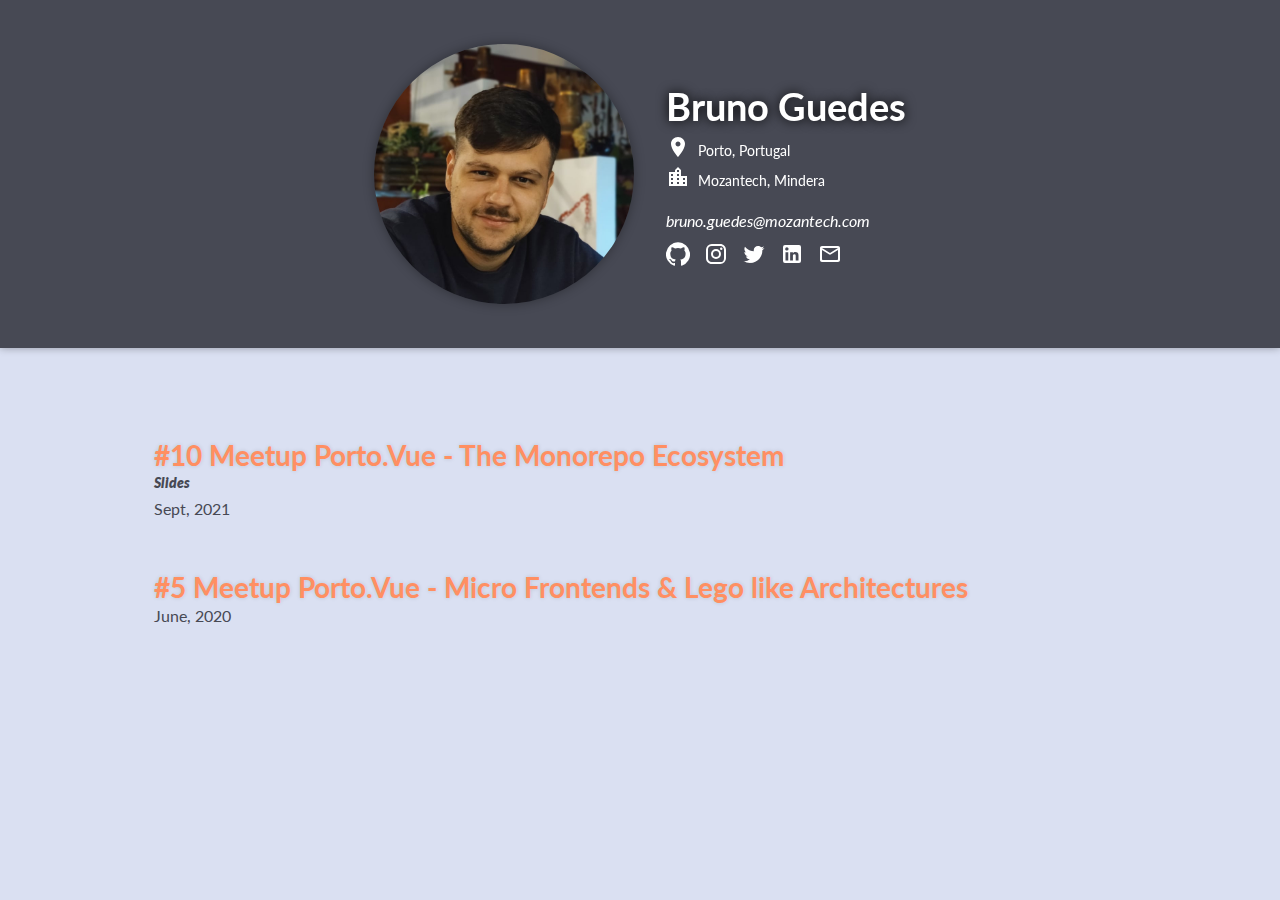
<file: index.html>
<!doctype html><html lang="en"><head><meta charset="utf-8"/><link rel="icon" href="/favicon.ico"/><meta name="viewport" content="width=device-width,initial-scale=1"/><meta name="theme-color" content="#000000"/><meta name="description" content="Welcome to my blog! :D"/><link rel="apple-touch-icon" href="/logo192.png"/><link rel="preconnect" href="https://fonts.googleapis.com"><link rel="preconnect" href="https://fonts.gstatic.com" crossorigin><link href="https://fonts.googleapis.com/css2?family=Lato:wght@300;700&display=swap" rel="stylesheet"><title>Blog</title><style>#root,body,html,main{margin:0;padding:0;box-sizing:border-box}</style></head><body><noscript>You need to enable JavaScript to run this app.</noscript><div id="root"></div><script>!function(e){function r(r){for(var n,i,a=r[0],c=r[1],l=r[2],s=0,p=[];s<a.length;s++)i=a[s],Object.prototype.hasOwnProperty.call(o,i)&&o[i]&&p.push(o[i][0]),o[i]=0;for(n in c)Object.prototype.hasOwnProperty.call(c,n)&&(e[n]=c[n]);for(f&&f(r);p.length;)p.shift()();return u.push.apply(u,l||[]),t()}function t(){for(var e,r=0;r<u.length;r++){for(var t=u[r],n=!0,a=1;a<t.length;a++){var c=t[a];0!==o[c]&&(n=!1)}n&&(u.splice(r--,1),e=i(i.s=t[0]))}return e}var n={},o={1:0},u=[];function i(r){if(n[r])return n[r].exports;var t=n[r]={i:r,l:!1,exports:{}};return e[r].call(t.exports,t,t.exports,i),t.l=!0,t.exports}i.e=function(e){var r=[],t=o[e];if(0!==t)if(t)r.push(t[2]);else{var n=new Promise((function(r,n){t=o[e]=[r,n]}));r.push(t[2]=n);var u,a=document.createElement("script");a.charset="utf-8",a.timeout=120,i.nc&&a.setAttribute("nonce",i.nc),a.src=function(e){return i.p+"static/js/"+({}[e]||e)+"."+{3:"20e12c19"}[e]+".chunk.js"}(e);var c=new Error;u=function(r){a.onerror=a.onload=null,clearTimeout(l);var t=o[e];if(0!==t){if(t){var n=r&&("load"===r.type?"missing":r.type),u=r&&r.target&&r.target.src;c.message="Loading chunk "+e+" failed.\n("+n+": "+u+")",c.name="ChunkLoadError",c.type=n,c.request=u,t[1](c)}o[e]=void 0}};var l=setTimeout((function(){u({type:"timeout",target:a})}),12e4);a.onerror=a.onload=u,document.head.appendChild(a)}return Promise.all(r)},i.m=e,i.c=n,i.d=function(e,r,t){i.o(e,r)||Object.defineProperty(e,r,{enumerable:!0,get:t})},i.r=function(e){"undefined"!=typeof Symbol&&Symbol.toStringTag&&Object.defineProperty(e,Symbol.toStringTag,{value:"Module"}),Object.defineProperty(e,"__esModule",{value:!0})},i.t=function(e,r){if(1&r&&(e=i(e)),8&r)return e;if(4&r&&"object"==typeof e&&e&&e.__esModule)return e;var t=Object.create(null);if(i.r(t),Object.defineProperty(t,"default",{enumerable:!0,value:e}),2&r&&"string"!=typeof e)for(var n in e)i.d(t,n,function(r){return e[r]}.bind(null,n));return t},i.n=function(e){var r=e&&e.__esModule?function(){return e.default}:function(){return e};return i.d(r,"a",r),r},i.o=function(e,r){return Object.prototype.hasOwnProperty.call(e,r)},i.p="/",i.oe=function(e){throw console.error(e),e};var a=this.webpackJsonpblog=this.webpackJsonpblog||[],c=a.push.bind(a);a.push=r,a=a.slice();for(var l=0;l<a.length;l++)r(a[l]);var f=c;t()}([])</script><script src="/static/js/2.7ef8df68.chunk.js"></script><script src="/static/js/main.d5dab214.chunk.js"></script></body></html>
</file>
